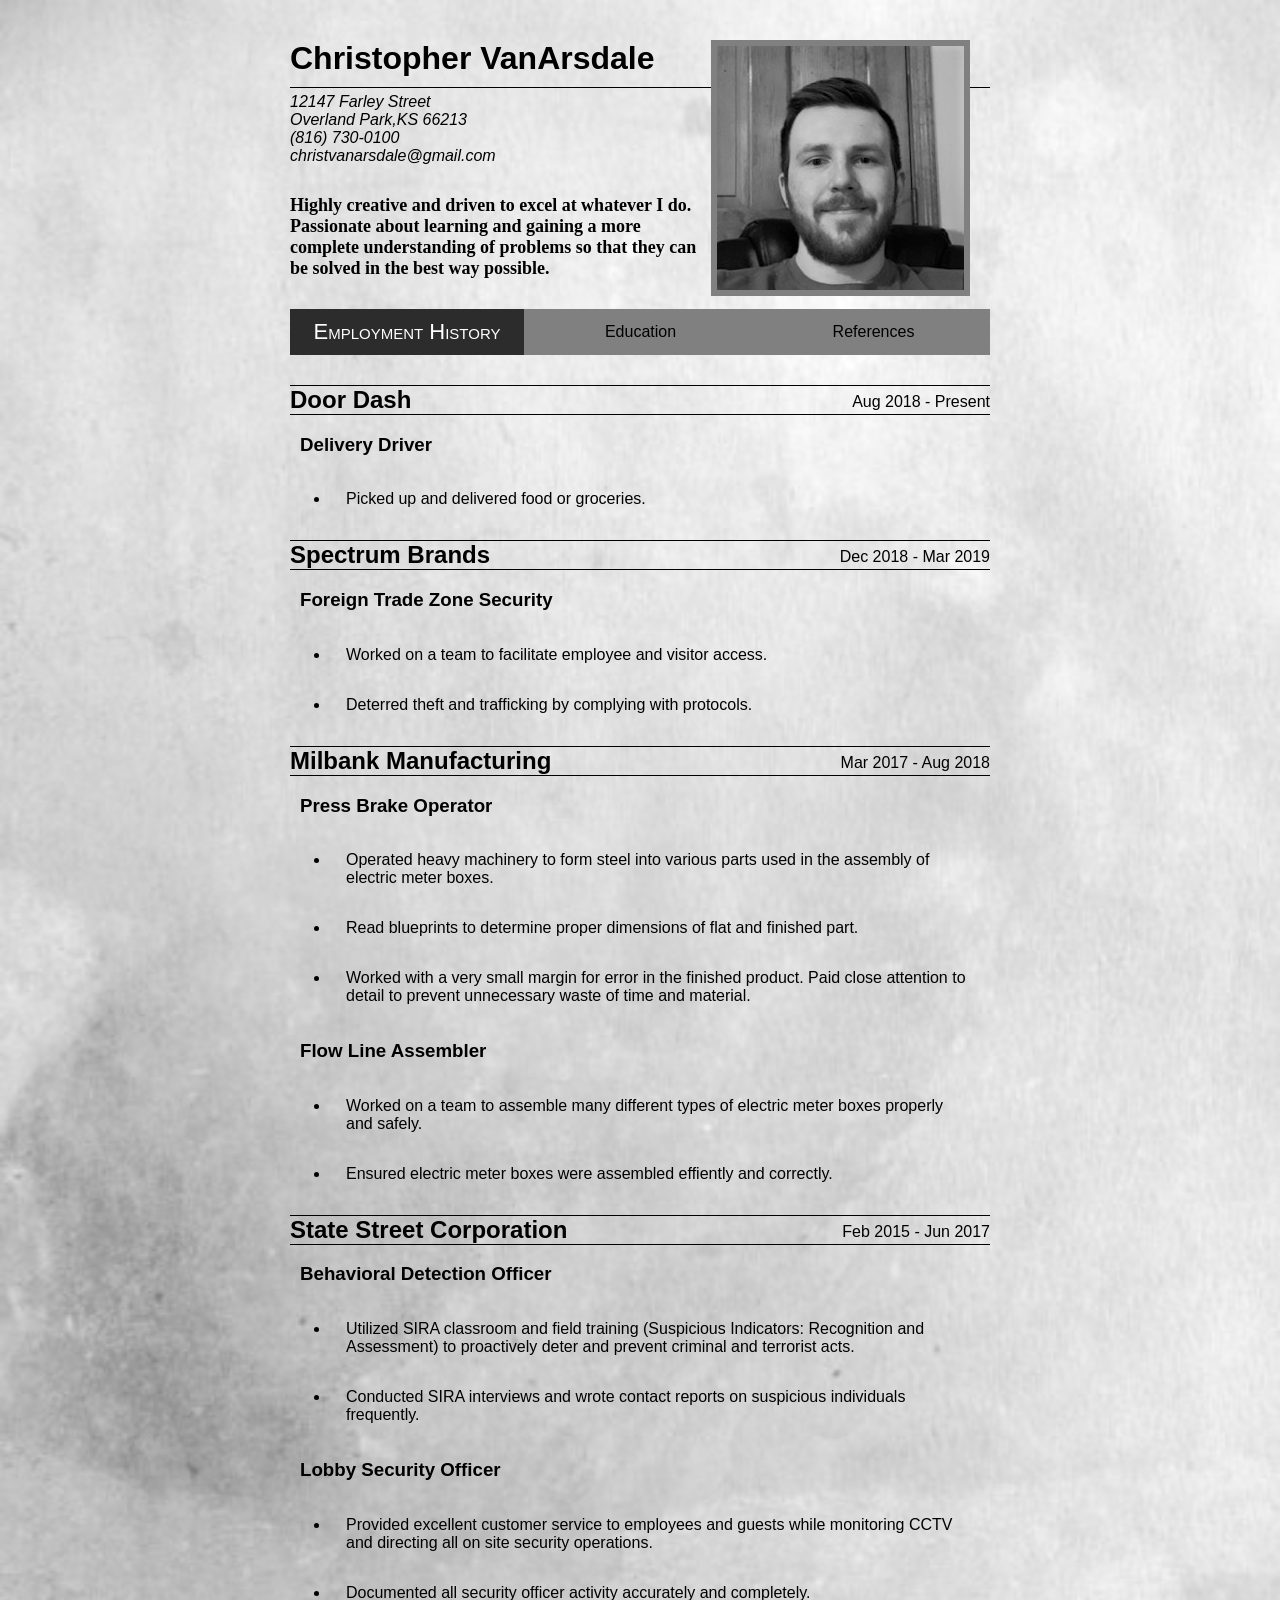
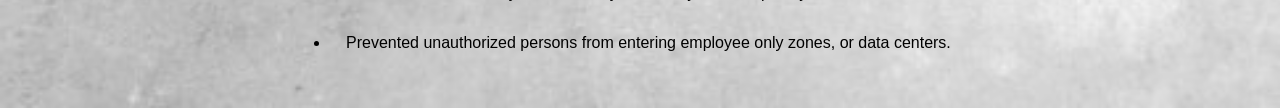
<file: index.html>
<!DOCTYPE html>
<html lang="en">
  <head>
    <meta charset="utf-8">
    <title>Prime Academy Application Resume</title>
    <link rel="stylesheet" type="text/css" href="stylesheet.css">
  </head>
  <body>
    <img id="chrisphoto" src="chrisphoto.jpg" alt="Photo of Me">

    <h1>Christopher VanArsdale</h1>
    <address>
      12147 Farley Street<br>
      Overland Park,KS 66213<br>
      (816) 730-0100<br>
      christvanarsdale@gmail.com
    </address>
    
    <div id="about-me">
      <b>Highly creative and driven to excel at whatever I do. Passionate about learning and gaining a more complete understanding of problems so that they can be solved in the best way possible.</b>
    </div>

    <div id="navbar">
      <a id="employment" onclick="employmentTab()" class="active">Employment History</a>
      <a id="education" onclick="educationTab()" class="inactive">Education</a>
      <a id="references" onclick="referencesTab()" class="inactive">References</a>
    </div>

    <div class="myinfo">
      <div id="employmentinfo" class="active">
        
        <p class="date">Aug 2018 - Present</p>
        <h2>Door Dash</h2>
        <h3>Delivery Driver</h3>
        <ul>
          <li>Picked up and delivered food or groceries.</li>
        </ul>

        <p class="date">Dec 2018 - Mar 2019</p>
        <h2>Spectrum Brands</h2>
        <h3>Foreign Trade Zone Security</h3>
        <ul>
          <li>Worked on a team to facilitate employee and visitor access.</li>
          <li>Deterred theft and trafficking by complying with protocols.</li>
        </ul>

        <p class="date">Mar 2017 - Aug 2018</p>
        <h2>Milbank Manufacturing</h2>
        <h3>Press Brake Operator</h3>
        <ul>
          <li>Operated heavy machinery to form steel into various parts used in the assembly of electric meter boxes.</li>
          <li>Read blueprints to determine proper dimensions of flat and finished part.</li>
          <li>Worked with a very small margin for error in the finished product. Paid close attention to detail to prevent unnecessary waste of time and material.</li>
        </ul>

        <h3>Flow Line Assembler</h3>
        <ul>
          <li>Worked on a team to assemble many different types of electric meter boxes properly and safely.</li>
          <li>Ensured electric meter boxes were assembled effiently and correctly.</li>
        </ul>

        <p class="date">Feb 2015 - Jun 2017</p>
        <h2>State Street Corporation</h2>
        <h3>Behavioral Detection Officer</h3>
        <ul>
          <li>Utilized SIRA classroom and field training (Suspicious Indicators: Recognition and Assessment) to proactively deter and prevent criminal and terrorist acts.</li>
          <li>Conducted SIRA interviews and wrote contact reports on suspicious individuals frequently.</li>
        </ul>

        <h3>Lobby Security Officer</h3>
        <ul>
          <li>Provided excellent customer service to employees and guests while monitoring CCTV and directing all on site security operations.</li>
          <li>Documented all security officer activity accurately and completely.</li>
          <li>Prevented unauthorized persons from entering employee only zones, or data centers.</li>
        </ul>
      </div>

      <div id="educationinfo" class="inactive">

        <p class="date">Aug 2011 - May 2016</p>
        <h2>Midwestern Baptist College</h2>
        <h3>Christian Ministry & Humanities</h3>
        <ul>
          <li>Grew in understanding of how to think and communicate clearly and effectively with people of varying worldviews and belief systems.</li> 
          <li>My ability to quickly understand and empathize with other's ideas and points of view is a powerful asset to effective communication, conflict resolution, and problem solving among peers in the workplace as well as clients.</li>
        </ul>

        <h3>Fusion Program</h3>
        <ul>
          <li>Fusion is a one year program developed by a retired army ranger aimed towards young adults interested in being equipped to serve in long term international humanitarian aid or missions work. One semester is spent training for a semester overseas on an assignment.</li>
          <li>Developed the necessary traits to thrive in harsh conditions for prolonged periods of time as part of a cohort of 5 young adults. This allowed us to be in a better position to serve others more effectively.</li>
          <li>Spent four months on an assignment in remote India backpacking from village to village near the Himalayas.</li>
          <li>Lived among the villagers performing humanitarian aid and mapping out people groups by location and language to assist future work of longer term workers.</li>
        </ul>

        <p class="date">Graduated May 2011</p>
        <h2>North Platte High School</h2>
        <h3>Received High School Diploma</h3>
      </div>

      <div id="referencesinfo" class="inactive">

        <h2>Andy Sander</h2>
        <h3>Former Landlord</h3>
        <ul>
          <li>contact email: sonofelyon@yahoo.com</li>
        </ul>

        <h2>Caleb Hume</h2>
        <h3>Lifelong Friend</h3>
        <ul>
          <li>contact email: calebhume@gmail.com</li>
        </ul>

        <h2>Alec Roberts</h2>
        <h3>Team Lead at Milbank Manufacturing</h3>
        <ul>
          <li>contact email: falfyroberts@gmail.com</li>
        </ul>
      </div>
    </div>
  <script src="scripts.js"></script>
  </body>

</html>
</file>
<file: stylesheet.css>
body {
  font: 16px Helvetica, Sans-Serif;
  background-image: url(plainphoto.jpg);
  background-size: cover;
  width: 700px;
  margin: 40px auto;
}

#chrisphoto {
  float: right;
  margin-right: 20px;
  border: 6px solid grey;
}

h1 {
  padding-bottom: 10px;
  border-bottom: 1px solid black;
  margin-bottom: 5px;
}

h2 {
  margin: 0px;
  border-bottom: 1px solid black;
  border-top: 1px solid black;
}

h3 {
  padding-left: 10px;
}

#about-me {
  font: 18px Georgia, serif;
  margin: 30px 10px 30px 0px;
}

#navbar {
  margin-bottom: 5px;
  background-color: gray;
  height: 46px;
  overflow: hidden;
}

#navbar a {
  float: left;
  display: block;
  text-align: center;
  padding-top: 14px;
  padding-bottom: 14px;
  text-decoration: none;
  cursor: default;
  width: 233px;
}

#navbar a.active {
  background-color: rgb(44, 44, 44);
  color: white;
  font-variant: small-caps;
  font-size: 22px;
  width: 234px;
  padding-top: 10px;
  padding-bottom: 10px;
}

#navbar > a.inactive:hover {
  background-color: rgb(180, 180, 180)
}

.sticky {
  position: fixed;
  top: 0;
  width: 700px;
}

.myinfo {
  margin-top: 30px;
}

.sticky + .myinfo {
  padding-top: 76px;
}

p.date {
  float: right;
  margin: 8px 0px 0px 0px;
}

.inactive {
  display: none;
}

li {
  padding: 16px;
}
</file>
